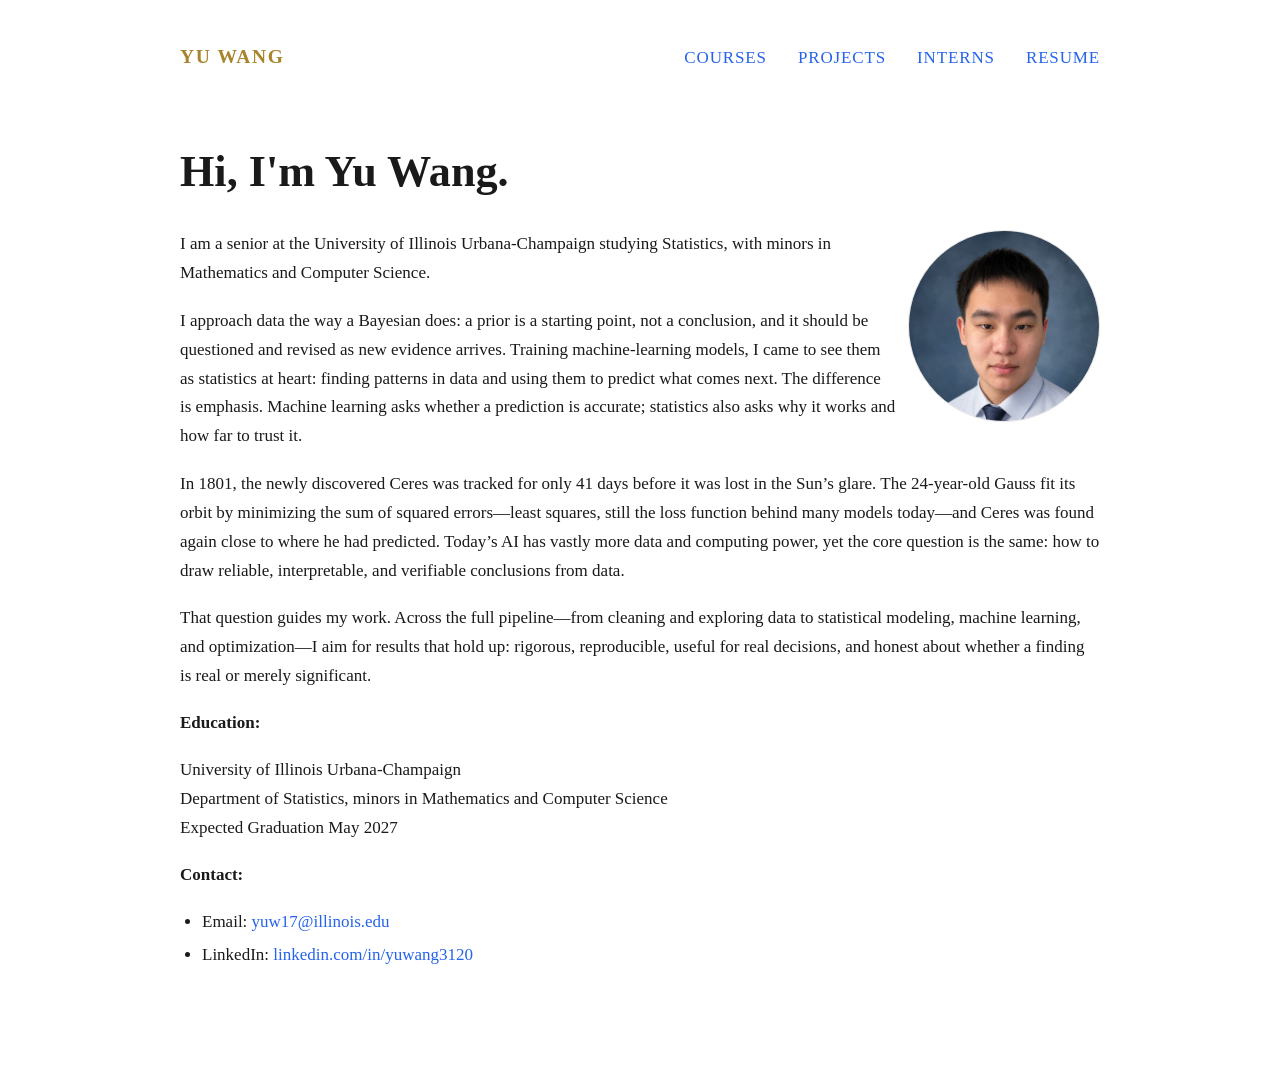
<file: index.html>
<!DOCTYPE html>
<html lang="en">
<head>
  <meta charset="UTF-8">
  <meta name="viewport" content="width=device-width, initial-scale=1.0">
  <title>Yu Wang</title>
  <link rel="stylesheet" href="styles.css">
</head>
<body>
  <div class="container">
    <header class="topbar">
      <div class="site-name"><a href="index.html">Yu Wang</a></div>
      <nav class="nav">
        <a href="courses.html">Courses</a>
        <a href="projects.html">Projects</a>
        <a href="interns.html">Interns</a>
        <a href="resume.html">Resume</a>
      </nav>
    </header>

    <main>
      <h1>Hi, I'm Yu Wang.</h1>

      <div class="intro">
        <img class="avatar" src="headshot-2026-v2.jpg" alt="Yu Wang">

        <p>
          I am a senior at the University of Illinois Urbana-Champaign studying
          Statistics, with minors in Mathematics and Computer Science.
        </p>

        <p>
          I approach data the way a Bayesian does: a prior is a starting point, not a
          conclusion, and it should be questioned and revised as new evidence arrives.
          Training machine-learning models, I came to see them as statistics at heart:
          finding patterns in data and using them to predict what comes next. The
          difference is emphasis. Machine learning asks whether a prediction is accurate;
          statistics also asks why it works and how far to trust it.
        </p>

        <p>
          In 1801, the newly discovered Ceres was tracked for only 41 days before it was
          lost in the Sun&rsquo;s glare. The 24-year-old Gauss fit its orbit by minimizing
          the sum of squared errors&mdash;least squares, still the loss function behind
          many models today&mdash;and Ceres was found again close to where he had
          predicted. Today&rsquo;s AI has vastly more data and computing power, yet the
          core question is the same: how to draw reliable, interpretable, and verifiable
          conclusions from data.
        </p>

        <p>
          That question guides my work. Across the full pipeline&mdash;from cleaning and
          exploring data to statistical modeling, machine learning, and
          optimization&mdash;I aim for results that hold up: rigorous, reproducible,
          useful for real decisions, and honest about whether a finding is real or merely
          significant.
        </p>
      </div>

      <p><strong>Education:</strong></p>
      <p class="edu-entry">
        University of Illinois Urbana-Champaign<br>
        Department of Statistics, minors in Mathematics and Computer Science<br>
        Expected Graduation May 2027
      </p>

      <p><strong>Contact:</strong></p>
      <ul>
        <li>Email: <a href="mailto:yuw17@illinois.edu">yuw17@illinois.edu</a></li>
        <li>LinkedIn: <a href="https://www.linkedin.com/in/yuwang3120">linkedin.com/in/yuwang3120</a></li>
      </ul>
    </main>
  </div>
</body>
</html>
</file>
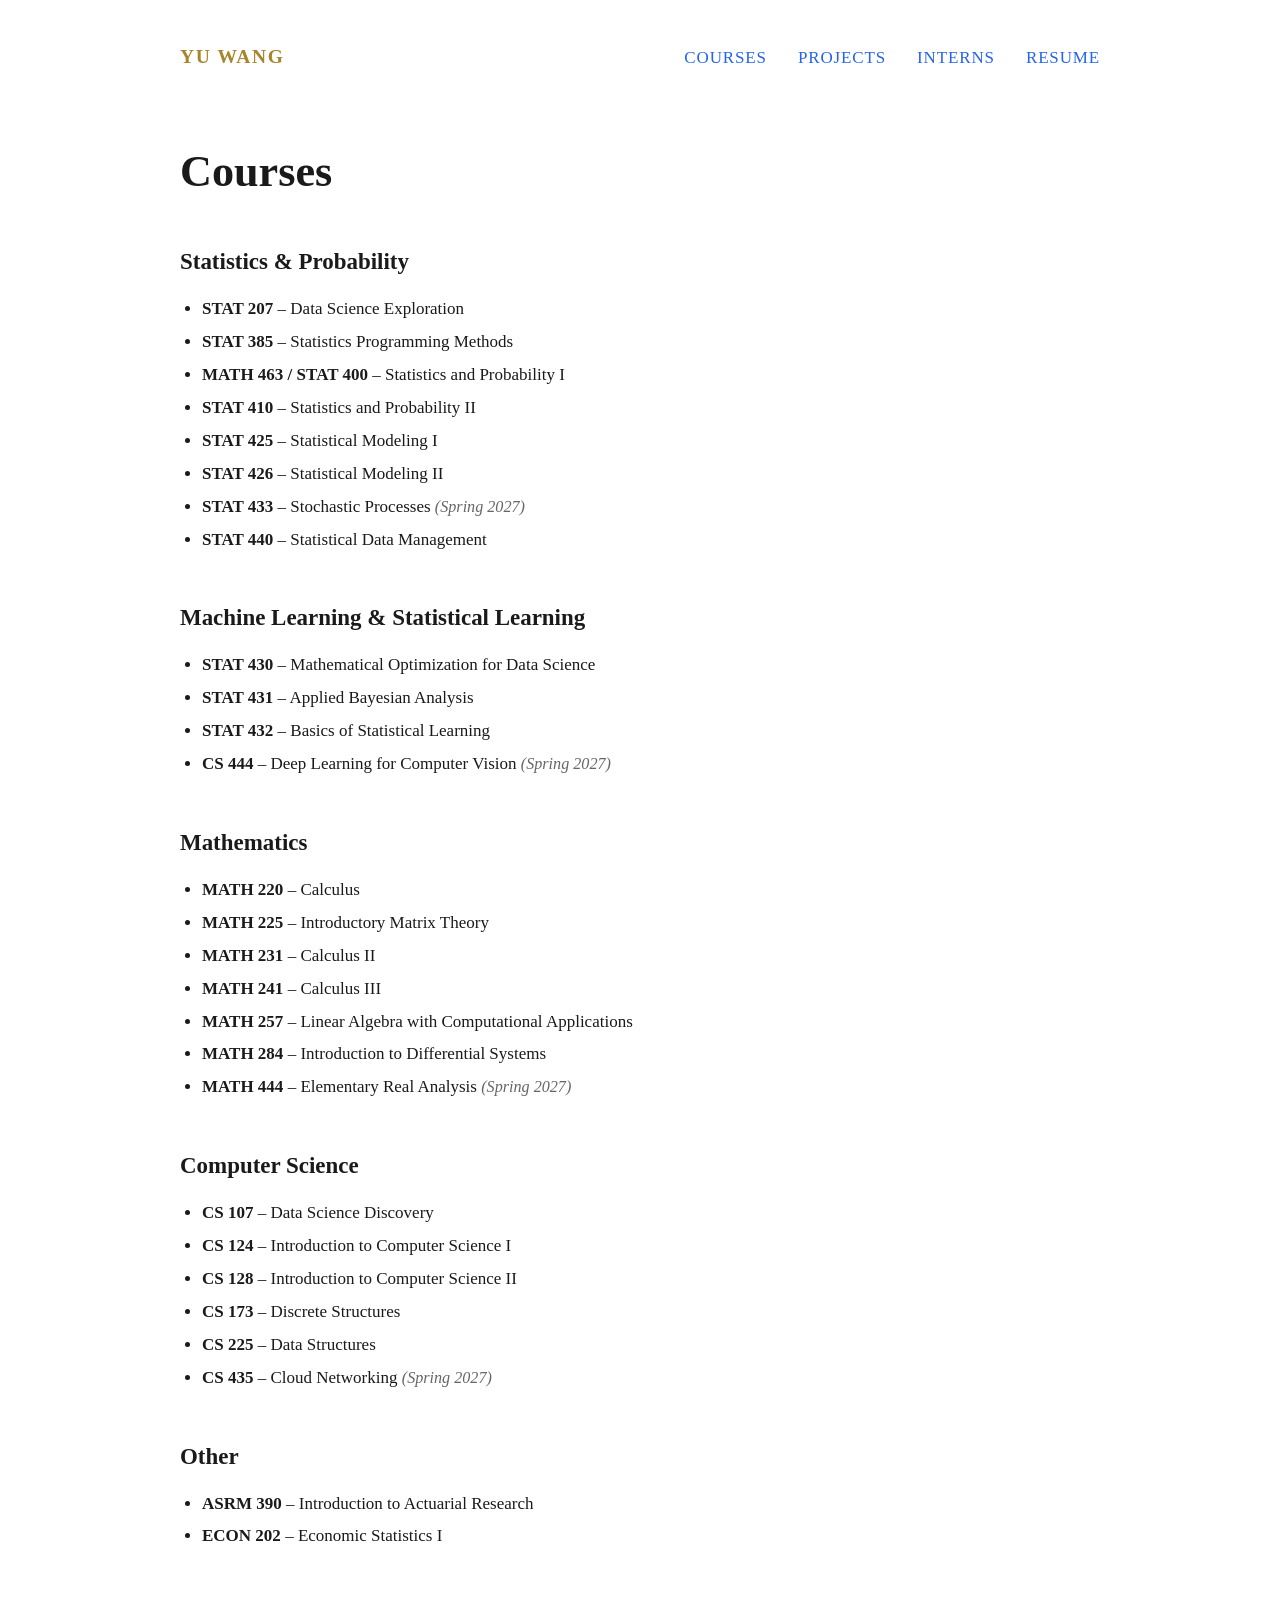
<file: courses.html>
<!DOCTYPE html>
<html lang="en">
<head>
  <meta charset="UTF-8">
  <meta name="viewport" content="width=device-width, initial-scale=1.0">
  <title>Courses &middot; Yu Wang</title>
  <link rel="stylesheet" href="styles.css">
</head>
<body>
  <div class="container">
    <header class="topbar">
      <div class="site-name"><a href="index.html">Yu Wang</a></div>
      <nav class="nav">
        <a href="courses.html">Courses</a>
        <a href="projects.html">Projects</a>
        <a href="interns.html">Interns</a>
        <a href="resume.html">Resume</a>
      </nav>
    </header>

    <main>
      <h1>Courses</h1>

      <h2>Statistics &amp; Probability</h2>
      <ul>
        <li><span class="course-num">STAT 207</span> &ndash; Data Science Exploration</li>
        <li><span class="course-num">STAT 385</span> &ndash; Statistics Programming Methods</li>
        <li><span class="course-num">MATH 463 / STAT 400</span> &ndash; Statistics and Probability I</li>
        <li><span class="course-num">STAT 410</span> &ndash; Statistics and Probability II</li>
        <li><span class="course-num">STAT 425</span> &ndash; Statistical Modeling I</li>
        <li><span class="course-num">STAT 426</span> &ndash; Statistical Modeling II</li>
        <li><span class="course-num">STAT 433</span> &ndash; Stochastic Processes <span class="course-term">(Spring 2027)</span></li>
        <li><span class="course-num">STAT 440</span> &ndash; Statistical Data Management</li>
      </ul>

      <h2>Machine Learning &amp; Statistical Learning</h2>
      <ul>
        <li><span class="course-num">STAT 430</span> &ndash; Mathematical Optimization for Data Science</li>
        <li><span class="course-num">STAT 431</span> &ndash; Applied Bayesian Analysis</li>
        <li><span class="course-num">STAT 432</span> &ndash; Basics of Statistical Learning</li>
        <li><span class="course-num">CS 444</span> &ndash; Deep Learning for Computer Vision <span class="course-term">(Spring 2027)</span></li>
      </ul>

      <h2>Mathematics</h2>
      <ul>
        <li><span class="course-num">MATH 220</span> &ndash; Calculus</li>
        <li><span class="course-num">MATH 225</span> &ndash; Introductory Matrix Theory</li>
        <li><span class="course-num">MATH 231</span> &ndash; Calculus II</li>
        <li><span class="course-num">MATH 241</span> &ndash; Calculus III</li>
        <li><span class="course-num">MATH 257</span> &ndash; Linear Algebra with Computational Applications</li>
        <li><span class="course-num">MATH 284</span> &ndash; Introduction to Differential Systems</li>
        <li><span class="course-num">MATH 444</span> &ndash; Elementary Real Analysis <span class="course-term">(Spring 2027)</span></li>
      </ul>

      <h2>Computer Science</h2>
      <ul>
        <li><span class="course-num">CS 107</span> &ndash; Data Science Discovery</li>
        <li><span class="course-num">CS 124</span> &ndash; Introduction to Computer Science I</li>
        <li><span class="course-num">CS 128</span> &ndash; Introduction to Computer Science II</li>
        <li><span class="course-num">CS 173</span> &ndash; Discrete Structures</li>
        <li><span class="course-num">CS 225</span> &ndash; Data Structures</li>
        <li><span class="course-num">CS 435</span> &ndash; Cloud Networking <span class="course-term">(Spring 2027)</span></li>
      </ul>

      <h2>Other</h2>
      <ul>
        <li><span class="course-num">ASRM 390</span> &ndash; Introduction to Actuarial Research</li>
        <li><span class="course-num">ECON 202</span> &ndash; Economic Statistics I</li>
      </ul>
    </main>
  </div>
</body>
</html>
</file>
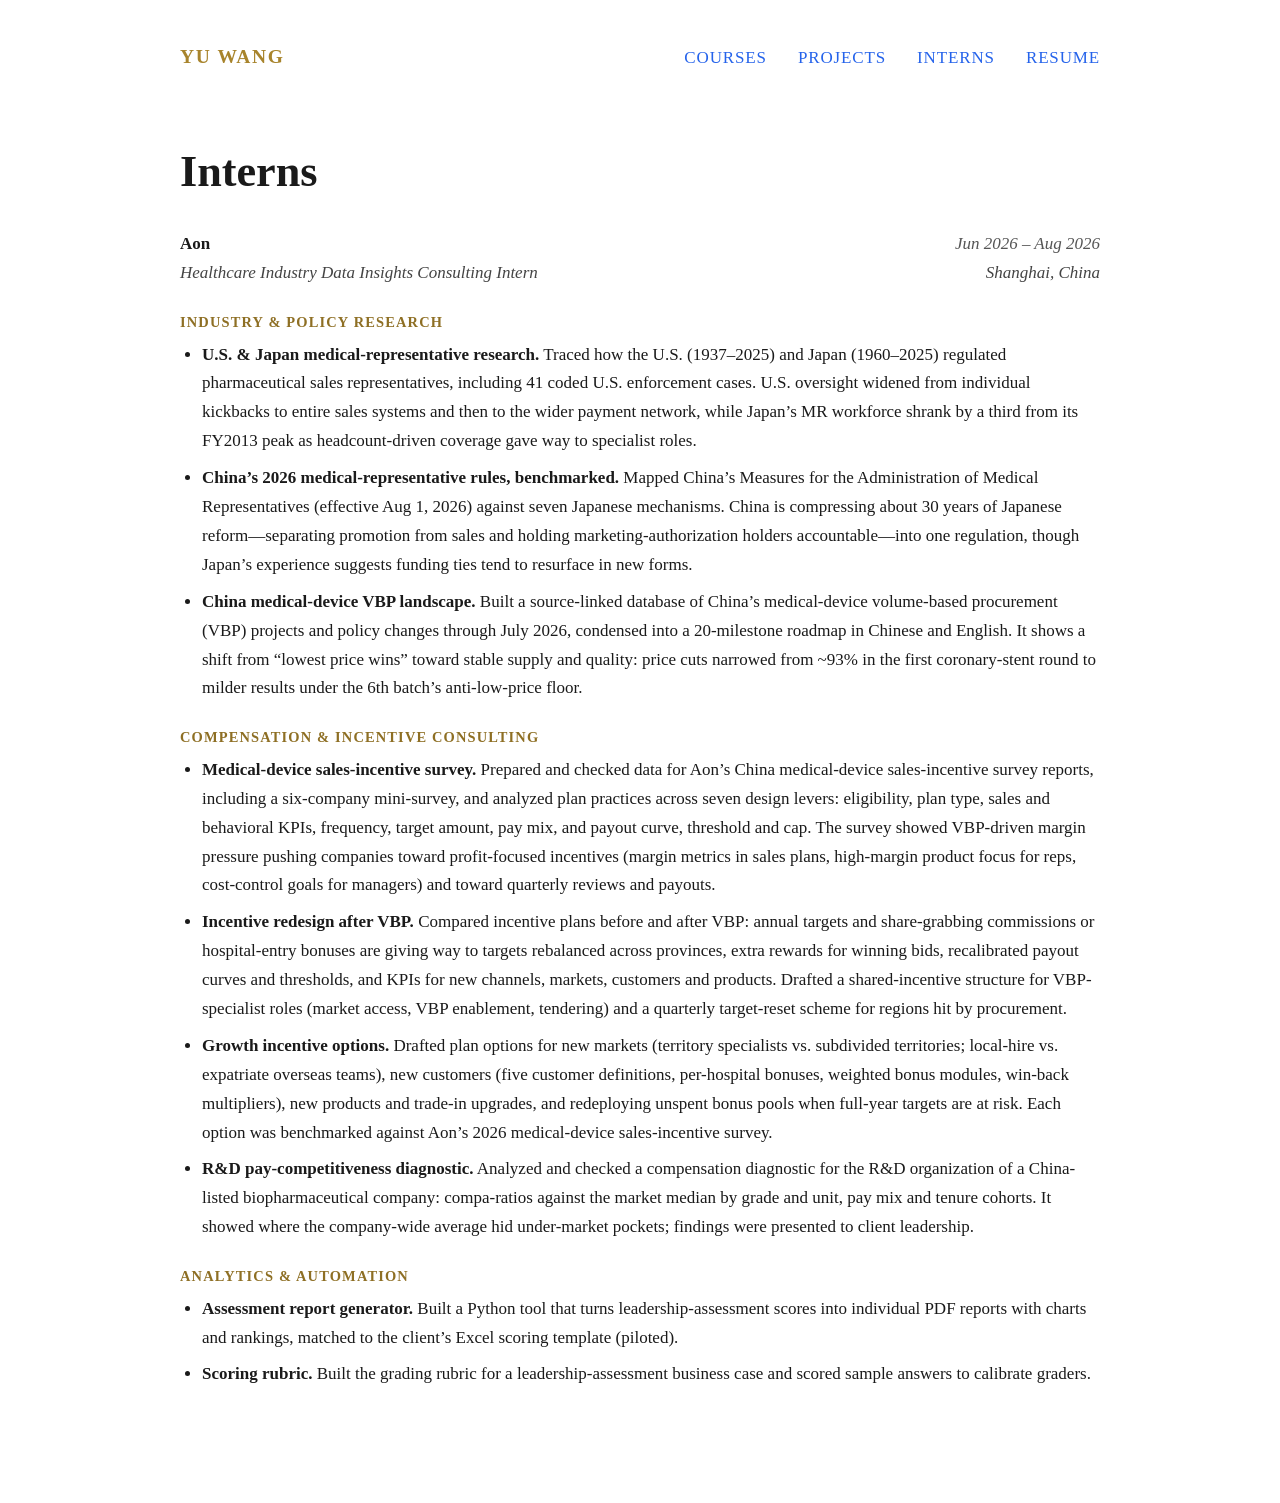
<file: interns.html>
<!DOCTYPE html>
<html lang="en">
<head>
  <meta charset="UTF-8">
  <meta name="viewport" content="width=device-width, initial-scale=1.0">
  <title>Interns &middot; Yu Wang</title>
  <link rel="stylesheet" href="styles.css">
</head>
<body>
  <div class="container">
    <header class="topbar">
      <div class="site-name"><a href="index.html">Yu Wang</a></div>
      <nav class="nav">
        <a href="courses.html">Courses</a>
        <a href="projects.html">Projects</a>
        <a href="interns.html">Interns</a>
        <a href="resume.html">Resume</a>
      </nav>
    </header>

    <main>
      <h1>Interns</h1>

      <div class="resume-entry">
        <p class="resume-entry-head">
          <span class="resume-entry-title">Aon</span>
          <span class="resume-entry-date">Jun 2026 &ndash; Aug 2026</span>
        </p>
        <p class="resume-entry-sub">
          <span>Healthcare Industry Data Insights Consulting Intern</span>
          <span>Shanghai, China</span>
        </p>

        <p class="entry-group">Industry &amp; Policy Research</p>
        <ul>
          <li><strong>U.S. &amp; Japan medical-representative research.</strong> Traced how the U.S. (1937&ndash;2025) and Japan (1960&ndash;2025) regulated pharmaceutical sales representatives, including 41 coded U.S. enforcement cases. U.S. oversight widened from individual kickbacks to entire sales systems and then to the wider payment network, while Japan&rsquo;s MR workforce shrank by a third from its FY2013 peak as headcount-driven coverage gave way to specialist roles.</li>
          <li><strong>China&rsquo;s 2026 medical-representative rules, benchmarked.</strong> Mapped China&rsquo;s Measures for the Administration of Medical Representatives (effective Aug 1, 2026) against seven Japanese mechanisms. China is compressing about 30 years of Japanese reform&mdash;separating promotion from sales and holding marketing-authorization holders accountable&mdash;into one regulation, though Japan&rsquo;s experience suggests funding ties tend to resurface in new forms.</li>
          <li><strong>China medical-device VBP landscape.</strong> Built a source-linked database of China&rsquo;s medical-device volume-based procurement (VBP) projects and policy changes through July 2026, condensed into a 20-milestone roadmap in Chinese and English. It shows a shift from &ldquo;lowest price wins&rdquo; toward stable supply and quality: price cuts narrowed from ~93% in the first coronary-stent round to milder results under the 6th batch&rsquo;s anti-low-price floor.</li>
        </ul>

        <p class="entry-group">Compensation &amp; Incentive Consulting</p>
        <ul>
          <li><strong>Medical-device sales-incentive survey.</strong> Prepared and checked data for Aon&rsquo;s China medical-device sales-incentive survey reports, including a six-company mini-survey, and analyzed plan practices across seven design levers: eligibility, plan type, sales and behavioral KPIs, frequency, target amount, pay mix, and payout curve, threshold and cap. The survey showed VBP-driven margin pressure pushing companies toward profit-focused incentives (margin metrics in sales plans, high-margin product focus for reps, cost-control goals for managers) and toward quarterly reviews and payouts.</li>
          <li><strong>Incentive redesign after VBP.</strong> Compared incentive plans before and after VBP: annual targets and share-grabbing commissions or hospital-entry bonuses are giving way to targets rebalanced across provinces, extra rewards for winning bids, recalibrated payout curves and thresholds, and KPIs for new channels, markets, customers and products. Drafted a shared-incentive structure for VBP-specialist roles (market access, VBP enablement, tendering) and a quarterly target-reset scheme for regions hit by procurement.</li>
          <li><strong>Growth incentive options.</strong> Drafted plan options for new markets (territory specialists vs. subdivided territories; local-hire vs. expatriate overseas teams), new customers (five customer definitions, per-hospital bonuses, weighted bonus modules, win-back multipliers), new products and trade-in upgrades, and redeploying unspent bonus pools when full-year targets are at risk. Each option was benchmarked against Aon&rsquo;s 2026 medical-device sales-incentive survey.</li>
          <li><strong>R&amp;D pay-competitiveness diagnostic.</strong> Analyzed and checked a compensation diagnostic for the R&amp;D organization of a China-listed biopharmaceutical company: compa-ratios against the market median by grade and unit, pay mix and tenure cohorts. It showed where the company-wide average hid under-market pockets; findings were presented to client leadership.</li>
        </ul>

        <p class="entry-group">Analytics &amp; Automation</p>
        <ul>
          <li><strong>Assessment report generator.</strong> Built a Python tool that turns leadership-assessment scores into individual PDF reports with charts and rankings, matched to the client&rsquo;s Excel scoring template (piloted).</li>
          <li><strong>Scoring rubric.</strong> Built the grading rubric for a leadership-assessment business case and scored sample answers to calibrate graders.</li>
        </ul>
      </div>
    </main>
  </div>
</body>
</html>
</file>
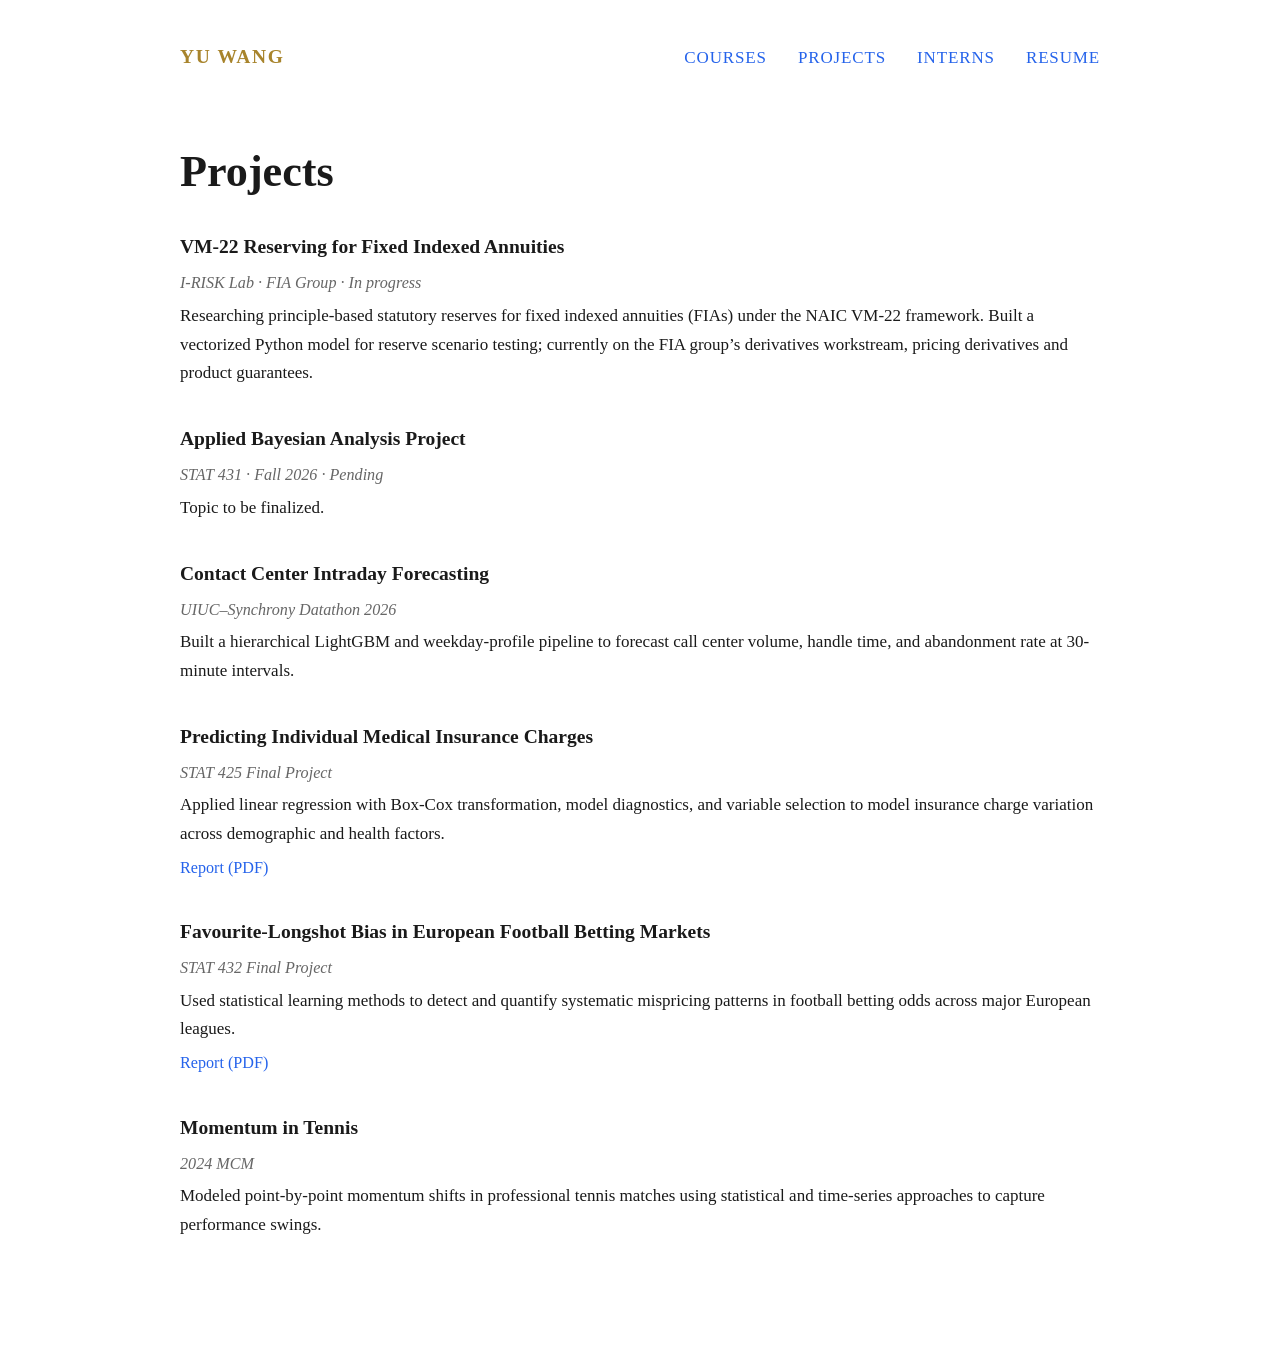
<file: projects.html>
<!DOCTYPE html>
<html lang="en">
<head>
  <meta charset="UTF-8">
  <meta name="viewport" content="width=device-width, initial-scale=1.0">
  <title>Projects &middot; Yu Wang</title>
  <link rel="stylesheet" href="styles.css">
</head>
<body>
  <div class="container">
    <header class="topbar">
      <div class="site-name"><a href="index.html">Yu Wang</a></div>
      <nav class="nav">
        <a href="courses.html">Courses</a>
        <a href="projects.html">Projects</a>
        <a href="interns.html">Interns</a>
        <a href="resume.html">Resume</a>
      </nav>
    </header>

    <main>
      <h1>Projects</h1>

      <div class="project">
        <p class="project-title">VM-22 Reserving for Fixed Indexed Annuities</p>
        <p class="project-context">I-RISK Lab &middot; FIA Group &middot; In progress</p>
        <p class="project-desc">Researching principle-based statutory reserves for fixed indexed annuities (FIAs) under the NAIC VM-22 framework. Built a vectorized Python model for reserve scenario testing; currently on the FIA group&rsquo;s derivatives workstream, pricing derivatives and product guarantees.</p>
      </div>

      <div class="project">
        <p class="project-title">Applied Bayesian Analysis Project</p>
        <p class="project-context">STAT 431 &middot; Fall 2026 &middot; Pending</p>
        <p class="project-desc">Topic to be finalized.</p>
      </div>

      <div class="project">
        <p class="project-title">Contact Center Intraday Forecasting</p>
        <p class="project-context">UIUC&ndash;Synchrony Datathon 2026</p>
        <p class="project-desc">Built a hierarchical LightGBM and weekday-profile pipeline to forecast call center volume, handle time, and abandonment rate at 30-minute intervals.</p>
      </div>

      <div class="project">
        <p class="project-title">Predicting Individual Medical Insurance Charges</p>
        <p class="project-context">STAT 425 Final Project</p>
        <p class="project-desc">Applied linear regression with Box-Cox transformation, model diagnostics, and variable selection to model insurance charge variation across demographic and health factors.</p>
        <p class="project-links"><a href="files/stat425-final-project.pdf" target="_blank" rel="noopener">Report (PDF)</a></p>
      </div>

      <div class="project">
        <p class="project-title">Favourite-Longshot Bias in European Football Betting Markets</p>
        <p class="project-context">STAT 432 Final Project</p>
        <p class="project-desc">Used statistical learning methods to detect and quantify systematic mispricing patterns in football betting odds across major European leagues.</p>
        <p class="project-links"><a href="files/stat432-final-project.pdf" target="_blank" rel="noopener">Report (PDF)</a></p>
      </div>

      <div class="project">
        <p class="project-title">Momentum in Tennis</p>
        <p class="project-context">2024 MCM</p>
        <p class="project-desc">Modeled point-by-point momentum shifts in professional tennis matches using statistical and time-series approaches to capture performance swings.</p>
      </div>
    </main>
  </div>
</body>
</html>
</file>
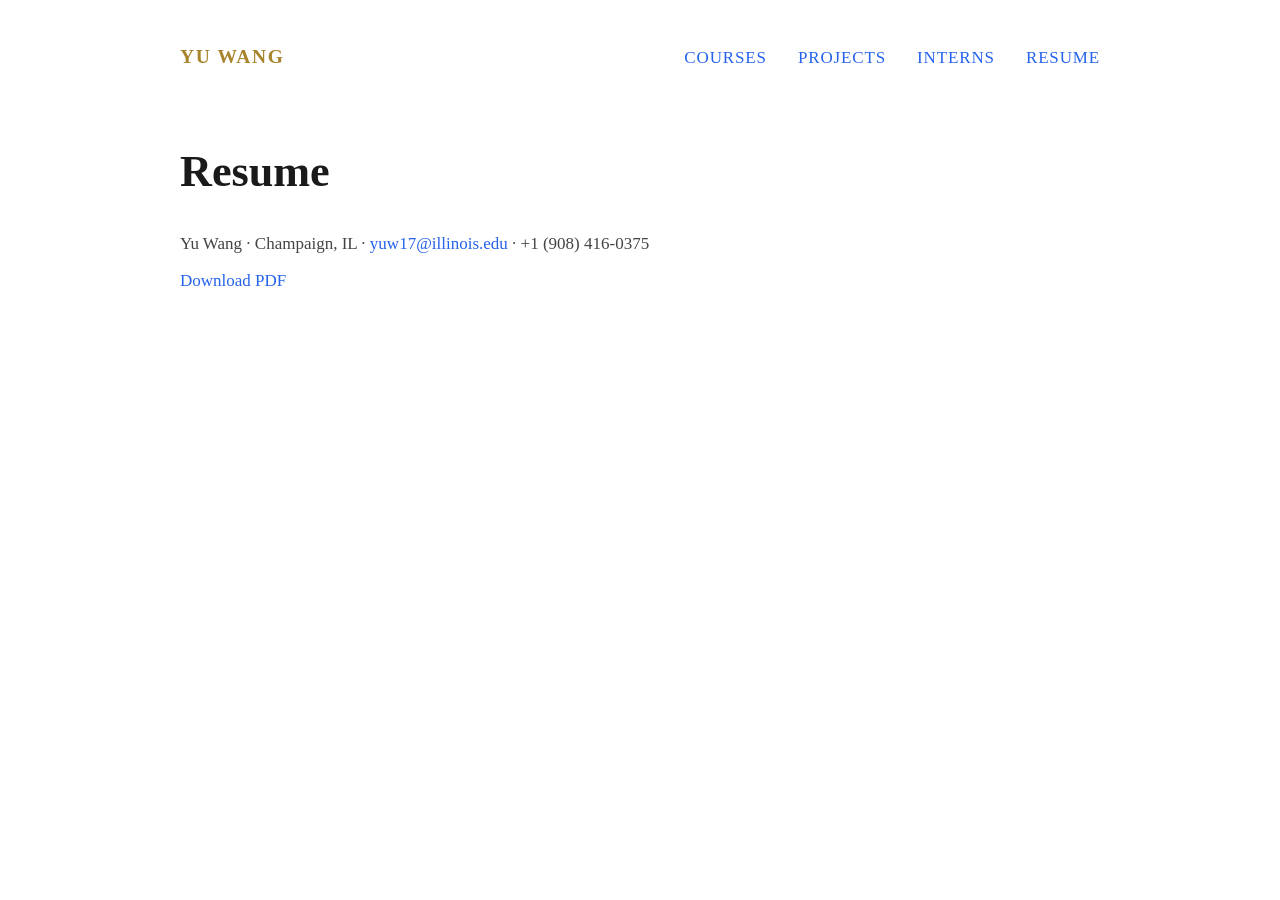
<file: resume.html>
<!DOCTYPE html>
<html lang="en">
<head>
  <meta charset="UTF-8">
  <meta name="viewport" content="width=device-width, initial-scale=1.0">
  <title>Resume &middot; Yu Wang</title>
  <link rel="stylesheet" href="styles.css">
</head>
<body>
  <div class="container">
    <header class="topbar">
      <div class="site-name"><a href="index.html">Yu Wang</a></div>
      <nav class="nav">
        <a href="courses.html">Courses</a>
        <a href="projects.html">Projects</a>
        <a href="interns.html">Interns</a>
        <a href="resume.html">Resume</a>
      </nav>
    </header>

    <main>
      <h1>Resume</h1>

      <p class="resume-meta">
        Yu Wang &middot; Champaign, IL &middot;
        <a href="mailto:yuw17@illinois.edu">yuw17@illinois.edu</a> &middot;
        +1 (908) 416-0375
      </p>
      <p class="resume-actions">
        <a href="Resume.pdf">Download PDF</a>
      </p>
    </main>
  </div>
</body>
</html>
</file>
<file: styles.css>
/* ---------- Base ---------- */
html {
  font-size: 17px;
}

body {
  font-family: Georgia, "Times New Roman", Times, serif;
  color: #1a1a1a;
  background: #ffffff;
  margin: 0;
  padding: 0;
  line-height: 1.7;
}

.container {
  max-width: 920px;
  margin: 0 auto;
  padding: 40px 40px 96px;
}

a {
  color: #2563eb;
  text-decoration: none;
}

a:hover {
  text-decoration: underline;
}

/* ---------- Top bar ---------- */
.topbar {
  display: flex;
  justify-content: space-between;
  align-items: baseline;
  flex-wrap: wrap;
  gap: 16px;
  margin: 0 0 72px;
}

.site-name {
  font-size: 1.15rem;
  font-weight: bold;
  letter-spacing: 0.08em;
  color: #A8842C;
  text-transform: uppercase;
}

.site-name a {
  color: inherit;
}

.site-name a:hover {
  text-decoration: none;
  color: #8e6f24;
}

.nav {
  font-size: 1rem;
  letter-spacing: 0.05em;
}

.nav a {
  margin-left: 26px;
  text-transform: uppercase;
}

.nav a:first-child {
  margin-left: 0;
}

.nav a:hover {
  color: #1e40af;
}

/* ---------- Headings ---------- */
h1 {
  font-size: 2.6rem;
  font-weight: bold;
  margin: 0 0 32px;
  line-height: 1.2;
}

h2 {
  font-size: 1.35rem;
  font-weight: bold;
  margin: 44px 0 14px;
}

/* ---------- Content ---------- */
p {
  margin: 0 0 18px;
}

ul {
  padding-left: 22px;
  margin: 0 0 18px;
}

li {
  margin-bottom: 4px;
}

.muted {
  color: #777;
}

/* Course number styling */
.course-num {
  font-weight: bold;
}

/* Term label after a course title, e.g. "(Spring 2027)" for planned courses.
   Same muted italic as .project-context; nowrap keeps "Spring 2027" on one line on phones. */
.course-term {
  color: #666;
  font-style: italic;
  font-size: 0.95em;
  white-space: nowrap;
}

/* ---------- Resume ---------- */
.resume-meta {
  margin: 0 0 8px;
  color: #444;
}

.resume-actions {
  margin: 0 0 32px;
}

.resume-section {
  margin-bottom: 28px;
}

.resume-entry {
  margin-bottom: 18px;
}

.resume-entry-head {
  display: flex;
  justify-content: space-between;
  align-items: baseline;
  flex-wrap: wrap;
  gap: 8px;
  margin: 0;
}

.resume-entry-title {
  font-weight: bold;
}

.resume-entry-date {
  color: #555;
  font-style: italic;
}

.resume-entry-sub {
  display: flex;
  justify-content: space-between;
  align-items: baseline;
  flex-wrap: wrap;
  gap: 8px;
  font-style: italic;
  color: #444;
  margin: 0 0 6px;
}

.resume-entry ul {
  margin: 6px 0 0;
}

.resume-entry ul li {
  margin-bottom: 8px;
}

/* Group label inside an experience entry, e.g. "Industry & Policy Research".
   Darker site gold (#8e6f24, ~4.7:1 on white) so small caps stay readable. */
.entry-group {
  margin: 22px 0 4px;
  font-size: 0.85rem;
  font-weight: bold;
  letter-spacing: 0.08em;
  text-transform: uppercase;
  color: #8e6f24;
}

/* ---------- Projects ---------- */
.project {
  margin-bottom: 2em;
}

.project-title {
  font-weight: bold;
  font-family: Georgia, "Times New Roman", Times, serif;
  font-size: 1.15em;
  margin: 0 0 0.3em;
}

.project-context {
  font-style: italic;
  color: #666;
  font-size: 0.95em;
  margin: 0 0 0.3em;
}

.project-desc {
  margin: 0;
}

/* Attachment link line under a project description, e.g. "Report (PDF)".
   Small top gap so it reads as part of the same project block. */
.project-links {
  margin: 0.3em 0 0;
  font-size: 0.95em;
}

/* ---------- Avatar ---------- */
.avatar {
  float: right;
  width: 190px;
  height: 190px;
  border-radius: 50%;
  object-fit: cover;
  object-position: center 20%;
  margin: 0 0 16px 28px;
  border: 1px solid #e5e5e5;
  shape-outside: circle(50%);
}

.intro p {
  margin-bottom: 1.1em;
}

.intro::after {
  content: "";
  display: block;
  clear: both;
}

/* ---------- Responsive ---------- */
@media (max-width: 600px) {
  html {
    font-size: 16px;
  }

  .container {
    padding: 28px 22px 64px;
  }

  .topbar {
    margin-bottom: 44px;
  }

  /* Four nav items: slightly smaller type and a flex gap so they fit on one
     line at ~375px, and wrap into tidy rows (no stray indent) on narrower screens. */
  .nav {
    display: flex;
    flex-wrap: wrap;
    column-gap: 14px;
    row-gap: 2px;
    font-size: 0.9rem;
    letter-spacing: 0.03em;
  }

  .nav a {
    margin-left: 0;
  }

  h1 {
    font-size: 2rem;
  }

  .avatar {
    float: none;
    display: block;
    margin: 0 auto 24px;
    width: 170px;
    height: 170px;
    shape-outside: none;
  }
}
</file>
